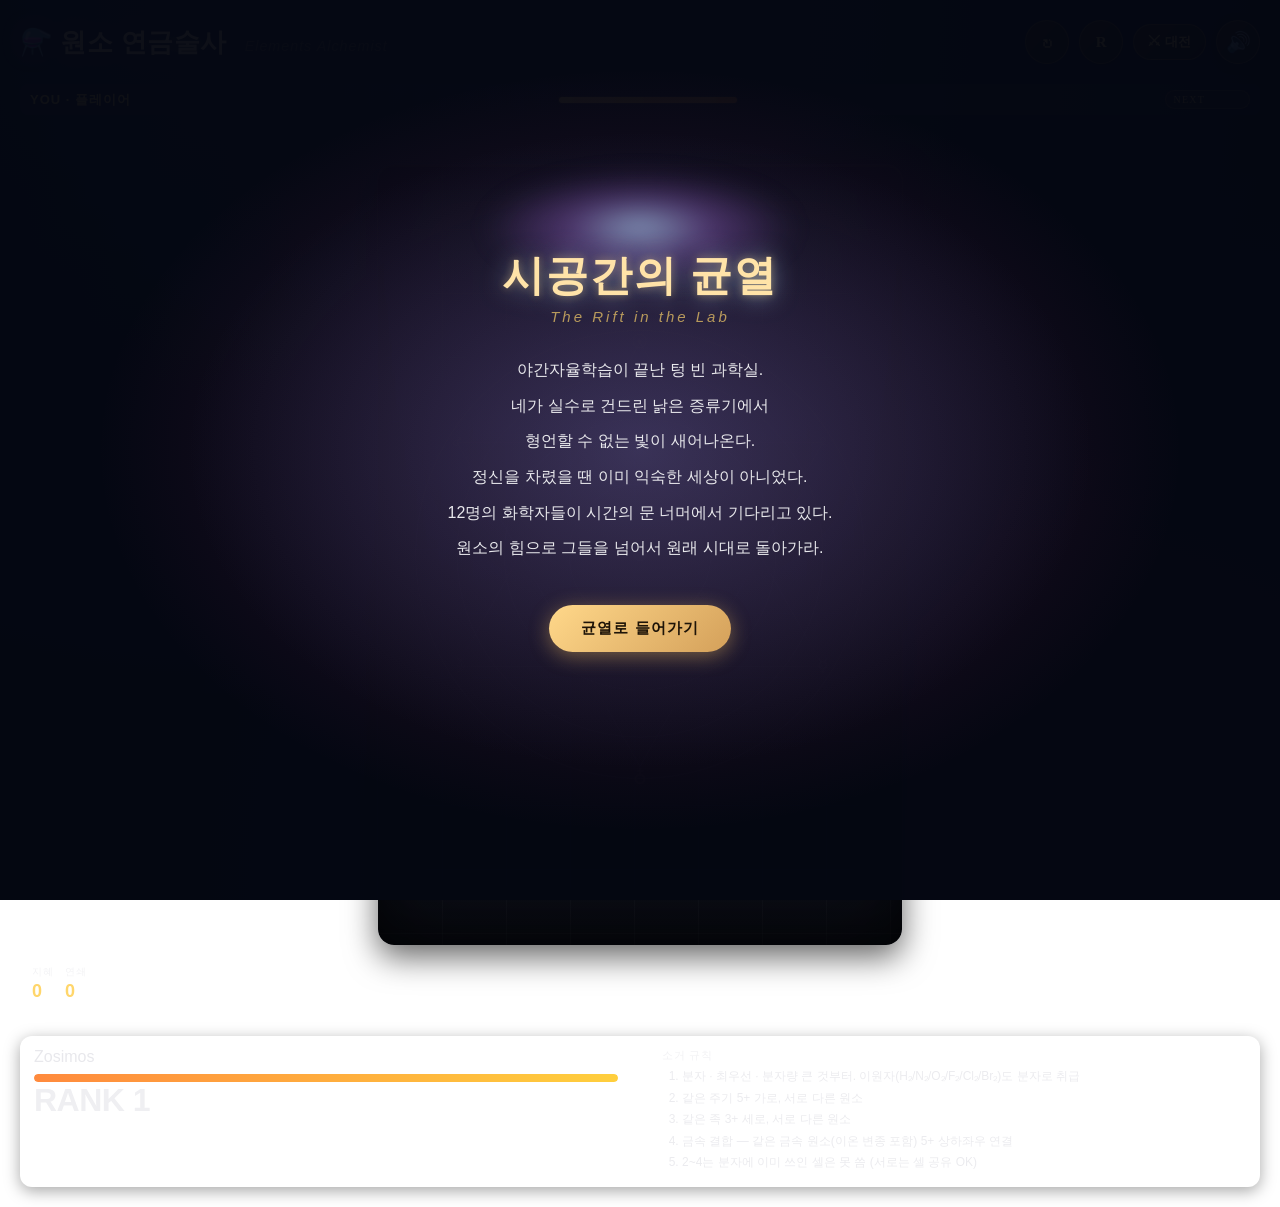
<file: index.html>
<!DOCTYPE html>
<html lang="ko">
<head>
<meta charset="UTF-8">
<title>Elements Puyo — 원소 뿌요</title>
<meta http-equiv="refresh" content="0; url=./web/">
<link rel="canonical" href="./web/">
</head>
<body>
<p>이동 중… <a href="./web/">Elements Puyo 열기</a></p>
</body>
</html>
</file>
<file: web/style.css>
:root {
  --cell: 56px;
  --gap: 8px;
  --pad: 10px;
  --bg: #0b0d16;
  --fg: #e8e8ec;
  --panel: #171923;
  --panel-2: #262a38;
  --accent: #ff5c73;

  --p1-base: #f7b937;
  --p1-light: #ffe27a;
  --p1-dark: #a4750a;

  --p2-base: #3fb653;
  --p2-light: #96e59f;
  --p2-dark: #1e6b28;

  --p3-base: #2c8fef;
  --p3-light: #7fc0fb;
  --p3-dark: #145394;

  --p4-base: #b558ff;
  --p4-light: #dcb0ff;
  --p4-dark: #6b21a8;

  --grey-base: #8892a6;
  --grey-light: #c0c8d6;
  --grey-dark: #3d4658;
}

* { box-sizing: border-box; }
html, body {
  margin: 0; padding: 0; color: var(--fg); min-height: 100vh;
  font-family: "Noto Sans KR", -apple-system, BlinkMacSystemFont, "Segoe UI", sans-serif;
  background:
    radial-gradient(ellipse at 20% 0%, rgba(60,80,160,0.25), transparent 55%),
    radial-gradient(ellipse at 80% 100%, rgba(180,60,140,0.15), transparent 60%),
    radial-gradient(ellipse at top, #1a1e33, var(--bg) 70%);
  background-attachment: fixed;
}
/* 배경에 원자 오빗 궤도 살짝 뿌리기 */
body::before {
  content: "";
  position: fixed; inset: 0;
  background-image:
    radial-gradient(circle 2px at 10% 20%, rgba(255,255,255,0.15) 100%, transparent),
    radial-gradient(circle 1px at 25% 60%, rgba(255,255,255,0.12) 100%, transparent),
    radial-gradient(circle 2px at 65% 30%, rgba(255,255,255,0.1) 100%, transparent),
    radial-gradient(circle 1px at 85% 70%, rgba(255,255,255,0.13) 100%, transparent),
    radial-gradient(circle 1px at 45% 85%, rgba(255,255,255,0.08) 100%, transparent),
    radial-gradient(circle 2px at 90% 15%, rgba(255,255,255,0.12) 100%, transparent);
  background-size: 100% 100%;
  pointer-events: none;
  z-index: -1;
}
/* Noto Sans KR from Google Fonts */
@import url('https://fonts.googleapis.com/css2?family=Noto+Sans+KR:wght@400;500;700;900&display=swap');

.app { max-width: 1400px; margin: 0 auto; padding: 20px; }
header {
  display: flex; align-items: center; justify-content: space-between;
  margin-bottom: 20px;
}
header h1 {
  font-weight: 700; letter-spacing: 0.5px; margin: 0; font-size: 26px;
  color: #ffe3a8;
  text-shadow: 0 0 20px rgba(255, 200, 100, 0.35);
}
header .subtitle {
  font-size: 0.55em; opacity: 0.5; margin-left: 10px;
  font-style: italic; font-weight: 400; letter-spacing: 1px;
  color: #b89a5c;
}

/* 뮤트 토글 버튼 */
.mute-btn {
  position: relative;
  width: 44px; height: 44px;
  border-radius: 50%;
  border: 1.5px solid rgba(255, 200, 100, 0.35);
  background: linear-gradient(135deg, #3a2a15, #1e1408);
  color: #ffd66b;
  cursor: pointer;
  font-size: 20px;
  display: flex; align-items: center; justify-content: center;
  transition: all 0.2s ease;
  box-shadow: 0 2px 8px rgba(0,0,0,0.4);
}
.mute-btn:hover {
  transform: scale(1.05);
  border-color: rgba(255, 200, 100, 0.6);
  box-shadow: 0 3px 12px rgba(255, 200, 100, 0.3);
}
.mute-btn > span { position: absolute; display: none; }
.mute-btn[data-state="on"]  .ico-on  { display: inline; }
.mute-btn[data-state="bgm"] .ico-bgm { display: inline; opacity: 0.55; text-decoration: line-through; }
.mute-btn[data-state="all"] .ico-off { display: inline; opacity: 0.7; }

.game { display: flex; gap: 28px; align-items: flex-start; }
.playfield { display: flex; flex-direction: column; align-items: center; gap: 8px; position: relative; }

/* ── 대전 레이아웃 ──────────────────────────────────────────
   데스크톱: 좌측 플레이어 / 중앙 정보 / 우측 상대
   모바일 세로: 상대(축소) 위, 플레이어 아래  */
.duel {
  display: grid;
  grid-template-columns: 1fr auto 1fr;
  gap: 20px;
  align-items: start;
  margin-bottom: 24px;
}
.side {
  display: flex; flex-direction: column; align-items: center; gap: 10px;
  min-width: 0;
}
.side-header {
  width: 100%;
  display: flex; align-items: center; justify-content: space-between;
  padding: 6px 10px;
  background: rgba(255,255,255,0.03);
  border-radius: 8px;
}
.side-label {
  font-weight: 800; letter-spacing: 1px; font-size: 13px;
  color: #ffd66b;
}
.opponent-side .side-label { color: #ff9c9c; }
.side-hp {
  flex: 1; max-width: 180px; height: 8px;
  margin-left: 12px;
  background: rgba(0,0,0,0.4);
  border-radius: 4px; overflow: hidden;
  border: 1px solid rgba(255,220,140,0.2);
}
.side-hp > span {
  display: block; height: 100%;
  background: linear-gradient(90deg, #ffd66b, #ff9c40);
  width: 100%;
  transition: width 200ms ease-out;
}
.side-hp.foe > span {
  background: linear-gradient(90deg, #ff6b8b, #ff4040);
}

.side-footer {
  width: 100%;
  display: flex; gap: 12px; flex-wrap: wrap;
  padding: 10px 12px;
  background: rgba(255,255,255,0.03);
  border-radius: 8px;
  align-items: center;
}
.mini-stat { display: flex; flex-direction: column; gap: 2px; min-width: 0; }
.mini-stat .label { font-size: 10px; opacity: 0.55; letter-spacing: 0.5px; }
.mini-stat .value { font-size: 18px; font-weight: 800; color: #ffd66b; }
.mini-stat.next-mini { flex-direction: row; align-items: center; gap: 8px; margin-left: auto; }
.mini-stat.next-mini .label { align-self: center; }
/* NEXT 를 side-header 우측에 상시 표시 (다음 조각 스포너 열 위로) */
.mini-stat.next-mini.next-top {
  margin-left: 12px;
  padding: 3px 8px;
  background: rgba(255, 200, 100, 0.08);
  border: 1px solid rgba(255, 200, 100, 0.25);
  border-radius: 20px;
  gap: 6px;
}
.mini-stat.next-mini.next-top .label {
  font-family: Georgia, serif; font-size: 10px; letter-spacing: 1.2px;
  color: #ffd66b; opacity: 0.9;
}
.mini-stat.next-mini.next-top .next {
  grid-template-columns: 30px; gap: 0;
}
.mini-stat.next-mini.next-top .next .mini-ball {
  width: 30px; height: 30px; font-size: 11px;
}

/* 중앙 VS 영역 */
.duel-center {
  display: flex; flex-direction: column; align-items: center; gap: 16px;
  padding: 20px 8px;
  min-width: 90px;
}
.vs-badge {
  font-family: Georgia, serif;
  font-size: 44px; font-weight: 900;
  color: #ffd66b;
  text-shadow: 0 0 20px rgba(255, 200, 100, 0.6);
  letter-spacing: -2px;
}
.stage-badge-center {
  font-size: 11px; letter-spacing: 2px;
  color: #b89a5c; font-weight: 700;
  padding: 4px 10px;
  background: rgba(255,220,140,0.08);
  border-radius: 4px;
  border: 1px solid rgba(255,220,140,0.2);
}
.controls-hint.vertical {
  display: flex; flex-direction: column; gap: 4px;
  align-items: center; margin: 0;
  font-size: 10px; opacity: 0.5;
  writing-mode: horizontal-tb;
}

/* 상대 필드 자리 (AI 없는 동안 화학자 카드로 채움) */
.opponent-playfield .field-wrap { position: relative; }
.opponent-placeholder {
  position: absolute; inset: 0;
  display: flex; flex-direction: column; align-items: center; justify-content: center;
  gap: 8px;
  background: rgba(0,0,0,0.45);
  border-radius: 10px;
  text-align: center;
  padding: 20px;
  z-index: 3;
}
.opp-portrait {
  width: 110px; height: 110px;
}
.opp-portrait .chemist-portrait { width: 100%; height: 100%; }
.opp-name-big {
  font-family: Georgia, serif;
  font-size: 22px; font-weight: 700; color: #ffd66b;
  text-shadow: 0 0 12px rgba(255,200,100,0.4);
}
.opp-name-kr { font-size: 12px; color: #d4a86a; opacity: 0.75; letter-spacing: 0.5px; }
.opp-status {
  margin-top: 12px;
  font-size: 13px; color: #ffb45a;
  padding: 4px 12px;
  background: rgba(255,180,60,0.1);
  border-radius: 12px;
  border: 1px solid rgba(255,180,60,0.3);
}
.opp-hint {
  font-size: 11px; opacity: 0.45; margin-top: 4px;
}

/* 하단 사이드바 (규칙·통계) */
.sidebar.bottom-bar {
  display: grid;
  grid-template-columns: repeat(auto-fit, minmax(220px, 1fr));
  gap: 16px;
  padding: 0;
  background: transparent;
}
.sidebar.bottom-bar > .stat {
  background: rgba(255,255,255,0.03);
  border-radius: 8px;
  padding: 12px 14px;
}
.mini-stat .value.small,
.value.small { font-size: 14px; opacity: 0.7; }

/* 헤더 액션 */
.header-actions { display: flex; gap: 10px; align-items: center; }
.hdr-btn {
  background: linear-gradient(135deg, #3a2a15, #1e1408);
  border: 1.5px solid rgba(255, 200, 100, 0.35);
  color: #ffd66b;
  font-size: 13px; font-weight: 700;
  padding: 8px 14px;
  border-radius: 22px;
  cursor: pointer;
  transition: all 0.2s ease;
}
.hdr-btn:hover {
  border-color: rgba(255, 200, 100, 0.7);
  transform: translateY(-1px);
  box-shadow: 0 3px 10px rgba(255,200,100,0.25);
}
/* 헤더의 원형 아이콘 버튼 (새 게임 등) — 모바일에서도 눌리기 쉬운 크기 */
.hdr-icon-btn {
  width: 44px; height: 44px;
  border-radius: 50%;
  border: 1.5px solid rgba(255, 200, 100, 0.35);
  background: linear-gradient(135deg, #3a2a15, #1e1408);
  color: #ffd66b;
  cursor: pointer;
  font-size: 22px; line-height: 1;
  display: flex; align-items: center; justify-content: center;
  transition: all 0.2s ease;
  box-shadow: 0 2px 8px rgba(0,0,0,0.4);
  -webkit-tap-highlight-color: transparent;
}
.hdr-icon-btn:hover {
  transform: scale(1.05);
  border-color: rgba(255, 200, 100, 0.6);
  box-shadow: 0 3px 12px rgba(255, 200, 100, 0.3);
}
.hdr-icon-btn:active { transform: scale(0.95); }

/* 반응형: 좁은 화면 = 세로 스택 (상대 위, 플레이어 아래) */
@media (max-width: 1100px) {
  :root { --cell: 44px; --gap: 6px; --pad: 8px; }
  .app { padding: 12px; }
  .duel {
    grid-template-columns: 1fr;
    grid-template-areas: "opponent" "center" "player";
    gap: 12px;
  }
  .player-side { grid-area: player; }
  .opponent-side { grid-area: opponent; transform: scale(0.85); transform-origin: top center; }
  .duel-center { grid-area: center; flex-direction: row; padding: 8px; }
  .controls-hint.vertical { flex-direction: row; }
  .vs-badge { font-size: 32px; }
}
@media (max-width: 640px) {
  /* 화면에 딱 맞도록 셀 크기를 동적 계산.
     가로: 필드 좌우로 여백 68px 씩 확보 (마법원 버튼 56px + 4~8 여유)
     세로: (뷰포트높이 − 헤더/HP/NEXT/스탯/여백 230) / 12
     둘 중 작은 값 (최대 38px). */
  :root {
    --cell: min(
      38px,
      calc((100vw - 174px) / 8),
      calc((100vh - 230px) / 12)
    );
    --cell: min(
      38px,
      calc((100vw - 174px) / 8),
      calc((100dvh - 230px) / 12)
    );
    --gap: 4px;
    --pad: 5px;
  }
  /* 스크롤 없이 뷰포트 안으로 딱 맞춤 */
  html, body { overflow: hidden; height: 100%; }
  .app { padding: 8px 0; max-height: 100dvh; overflow: hidden; }
  header { margin: 0 8px 8px; gap: 8px; }
  header h1 { font-size: 17px; }
  header .subtitle { display: none; }
  .header-actions { gap: 6px; }
  .hdr-btn { padding: 6px 10px; font-size: 12px; }
  #stage-btn { display: none; }

  .side { gap: 6px; }
  .side-header {
    margin: 0 8px;
    gap: 8px;
    flex-wrap: nowrap;
  }
  .side-label { font-size: 11px; flex-shrink: 0; }
  .side-hp { max-width: none; margin-left: 0; }

  .opp-portrait { width: 80px; height: 80px; }
  .opp-name-big { font-size: 18px; }

  /* 미니 스탯 — 한 줄, 얇게 */
  .side-footer {
    margin: 0 8px; padding: 4px 8px; gap: 10px;
    justify-content: space-around;
  }
  .mini-stat .label { font-size: 9px; }
  .mini-stat .value { font-size: 15px; }
  .next .mini-ball { width: 26px; height: 26px; font-size: 10px; }
  .next { grid-template-columns: 26px; gap: 3px; }
  /* NEXT 는 side-header 안에서 축소된 형태 */
  .mini-stat.next-mini.next-top { padding: 2px 6px; margin-left: 6px; }
  .mini-stat.next-mini.next-top .next .mini-ball { width: 26px; height: 26px; font-size: 10px; }

  /* 규칙 배너 — 좁게, 한글 이름 숨김 */
  .rule-banner {
    width: auto;
    font-size: 11px; padding: 3px 8px; min-height: 22px; gap: 6px;
  }
  .rule-banner .name-kr { display: none; }
  .rule-banner .chain-tag { font-size: 10px; padding: 1px 6px; }
  .rule-banner .rule-tag { font-size: 11px; padding: 2px 6px; }

  /* 모바일에서 덜 필요한 UI 정리 */
  .sidebar.bottom-bar { display: none; }
  .duel-center .controls-hint { display: none; }
  .duel-center .stage-badge-center { font-size: 12px; }
}
/* 아주 좁은 화면(≤360px): 헤더 축소 + 셀 여유 확보 (마법원 버튼 52px 반영) */
@media (max-width: 360px) {
  :root {
    --cell: min(
      36px,
      calc((100vw - 150px) / 8),
      calc((100vh - 220px) / 12)
    );
    --cell: min(
      36px,
      calc((100vw - 150px) / 8),
      calc((100dvh - 220px) / 12)
    );
  }
  header h1 { font-size: 15px; }
  .hdr-icon-btn { width: 36px; height: 36px; font-size: 17px; }
  .mute-btn { width: 36px; height: 36px; }
}
/* 터치 조작 패드 — 기본 숨김. 터치 지원 기기 또는 좁은 화면에서 노출 */
.touchpad { display: none; }
.hand-toggle .hand-l { display: none; }
body[data-hand="left"] .hand-toggle .hand-r { display: none; }
body[data-hand="left"] .hand-toggle .hand-l { display: inline; }
.hand-label { font-family: Georgia, serif; font-weight: 800; font-size: 15px; letter-spacing: 0.5px; }

@media (hover: none) and (pointer: coarse), (max-width: 640px) {
  /* 각 버튼은 화면 좌우 여백에 개별 fixed. 마법원(연금술) 스타일. */
  .touchpad { display: contents; }
  .tp-btn {
    position: fixed;
    z-index: 60;
    -webkit-tap-highlight-color: transparent;
    appearance: none; outline: none;
    width: 60px; height: 60px;
    border-radius: 50%;
    font-size: 0; /* 텍스트 방향 아이콘 제거 — 방향은 SVG 삼각형이 표시 */
    color: transparent;
    /* 배경 겹침: 육망성 SVG (버튼별) → 얼룩 하이라이트 → 어두운 코어 */
    background:
      var(--tp-svg, none) center/88% no-repeat,
      radial-gradient(circle at 30% 26%, rgba(255,235,180,0.4) 0%, rgba(255,235,180,0) 32%),
      radial-gradient(circle at 50% 50%, rgba(70,50,22,0.9) 0%, rgba(16,10,4,0.98) 78%);
    border: 2px solid rgba(255, 200, 100, 0.65);
    box-shadow:
      0 0 18px rgba(255, 200, 100, 0.35),
      inset 0 0 14px rgba(255, 200, 100, 0.22),
      0 4px 12px rgba(0,0,0,0.6);
    display: flex; align-items: center; justify-content: center;
    transition: transform 0.08s ease, box-shadow 0.15s ease, filter 0.15s ease;
    cursor: pointer;
    touch-action: manipulation;
    user-select: none;
    -webkit-user-select: none;
    backdrop-filter: blur(4px);
    -webkit-backdrop-filter: blur(4px);
  }
  /* 마법원 외곽 링 (정적, 회전 없음) */
  .tp-btn::before {
    content: "";
    position: absolute; inset: 4px;
    border-radius: 50%;
    border: 1px solid rgba(255, 205, 120, 0.5);
    pointer-events: none;
  }
  /* 육망성 SVG — 두 삼각형 중 방향에 해당하는 하나만 굵고 밝게 강조 (fill+stroke).
     나머지 하나와 원·중심점은 흐리게. viewBox 64x64.
     좌우 삼각형은 위/아래 삼각형을 90° 회전한 형태. */
  .tp-left {
    --tp-svg: url("data:image/svg+xml;utf8,<svg xmlns='http://www.w3.org/2000/svg' viewBox='0 0 64 64' fill='none'><circle cx='32' cy='32' r='24' stroke='rgba(255,205,120,0.32)' stroke-width='0.7'/><polygon points='52,32 22,15 22,49' stroke='rgba(255,205,120,0.32)' stroke-width='0.7'/><polygon points='12,32 42,15 42,49' stroke='rgba(255,235,155,1)' stroke-width='2.2' stroke-linejoin='round' fill='rgba(255,200,100,0.22)'/><circle cx='32' cy='32' r='3' fill='rgba(255,205,120,0.35)'/></svg>");
  }
  .tp-right {
    --tp-svg: url("data:image/svg+xml;utf8,<svg xmlns='http://www.w3.org/2000/svg' viewBox='0 0 64 64' fill='none'><circle cx='32' cy='32' r='24' stroke='rgba(255,205,120,0.32)' stroke-width='0.7'/><polygon points='12,32 42,15 42,49' stroke='rgba(255,205,120,0.32)' stroke-width='0.7'/><polygon points='52,32 22,15 22,49' stroke='rgba(255,235,155,1)' stroke-width='2.2' stroke-linejoin='round' fill='rgba(255,200,100,0.22)'/><circle cx='32' cy='32' r='3' fill='rgba(255,205,120,0.35)'/></svg>");
  }
  .tp-down {
    --tp-svg: url("data:image/svg+xml;utf8,<svg xmlns='http://www.w3.org/2000/svg' viewBox='0 0 64 64' fill='none'><circle cx='32' cy='32' r='24' stroke='rgba(255,205,120,0.32)' stroke-width='0.7'/><polygon points='32,12 49,42 15,42' stroke='rgba(255,205,120,0.32)' stroke-width='0.7'/><polygon points='32,52 15,22 49,22' stroke='rgba(255,235,155,1)' stroke-width='2.2' stroke-linejoin='round' fill='rgba(255,200,100,0.22)'/><circle cx='32' cy='32' r='3' fill='rgba(255,205,120,0.35)'/></svg>");
  }
  .tp-btn:active {
    transform: scale(0.92);
    filter: brightness(1.25) drop-shadow(0 0 6px rgba(255, 210, 120, 0.7));
    box-shadow:
      0 0 26px rgba(255, 200, 100, 0.7),
      inset 0 0 18px rgba(255, 200, 100, 0.4),
      0 2px 6px rgba(0,0,0,0.7);
    border-color: rgba(255, 220, 140, 0.9);
  }

  /* 방향키: 좌우 여백 하단 30~35% 지점 (엄지 자연 위치) */
  .tp-left  { left: 6px;  bottom: calc(32% + env(safe-area-inset-bottom, 0px)); }
  .tp-right { right: 6px; bottom: calc(32% + env(safe-area-inset-bottom, 0px)); }
  /* ▼ 낙하: 좌우 방향키 바로 아래. 손잡이에 따라 좌/우 이동. */
  .tp-down {
    right: 6px;
    bottom: calc(32% - 70px + env(safe-area-inset-bottom, 0px));
    color: #ffb45a;
  }
  body[data-hand="left"] .tp-down {
    right: auto;
    left: 6px;
    bottom: calc(32% - 70px + env(safe-area-inset-bottom, 0px));
  }
}
/* 좁은 화면: 버튼 살짝 축소 */
@media (max-width: 360px) {
  .tp-btn { width: 52px; height: 52px; font-size: 18px; }
  .tp-down, body[data-hand="left"] .tp-down {
    bottom: calc(32% - 62px + env(safe-area-inset-bottom, 0px));
  }
}

/* ── 필드 컨테이너: 절대위치 볼들의 부모 ─────────────────────────── */
.field-wrap {
  position: relative;
  width: calc(8 * var(--cell) + 7 * var(--gap) + 2 * var(--pad));
  height: calc(12 * var(--cell) + 11 * var(--gap) + 2 * var(--pad));
  background:
    /* 미묘한 격자 라인 */
    linear-gradient(90deg, rgba(255,255,255,0.02) 1px, transparent 1px),
    linear-gradient(180deg, rgba(255,255,255,0.02) 1px, transparent 1px),
    /* 상단 은은한 하이라이트 + 배경 그라디언트 */
    linear-gradient(180deg, #1e2135 0%, #0f1119 60%, #0a0c14 100%);
  background-size:
    calc(var(--cell) + var(--gap)) 100%,
    100% calc(var(--cell) + var(--gap)),
    100% 100%;
  border-radius: 16px;
  box-shadow:
    inset 0 0 80px rgba(0,0,0,0.6),
    inset 0 2px 0 rgba(255,255,255,0.08),
    inset 0 -20px 40px rgba(0,0,0,0.4),
    0 12px 32px rgba(0,0,0,0.6),
    0 0 0 1px rgba(255,255,255,0.05);
  overflow: hidden;
}
/* 필드 배경에 연금술 서클 SVG (중앙 정렬, 은은하게) */
.field-wrap::after {
  content: "";
  position: absolute; inset: 0;
  background: url("data:image/svg+xml;utf8,\
<svg xmlns='http://www.w3.org/2000/svg' viewBox='0 0 400 600' fill='none' stroke='rgba(255,200,100,0.09)' stroke-width='1'>\
<circle cx='200' cy='300' r='190'/>\
<circle cx='200' cy='300' r='155'/>\
<circle cx='200' cy='300' r='115'/>\
<circle cx='200' cy='300' r='60'/>\
<polygon points='200,120 355,395 45,395' stroke='rgba(255,200,100,0.07)'/>\
<polygon points='200,480 45,205 355,205' stroke='rgba(255,200,100,0.07)'/>\
<circle cx='200' cy='300' r='6' fill='rgba(255,200,100,0.15)' stroke='none'/>\
<text x='200' y='125' text-anchor='middle' font-size='16' fill='rgba(255,200,100,0.15)' stroke='none'>☉</text>\
<text x='355' y='400' text-anchor='middle' font-size='16' fill='rgba(255,200,100,0.15)' stroke='none'>☿</text>\
<text x='45' y='400' text-anchor='middle' font-size='16' fill='rgba(255,200,100,0.15)' stroke='none'>☽</text>\
<text x='200' y='495' text-anchor='middle' font-size='16' fill='rgba(255,200,100,0.15)' stroke='none'>♁</text>\
<text x='45' y='210' text-anchor='middle' font-size='16' fill='rgba(255,200,100,0.15)' stroke='none'>♂</text>\
<text x='355' y='210' text-anchor='middle' font-size='16' fill='rgba(255,200,100,0.15)' stroke='none'>♀</text>\
</svg>") center / 90% no-repeat;
  pointer-events: none;
  z-index: 0;
}
.field-wrap > .ball { z-index: 1; }

/* ── 볼(원소) — 기본 (비금속): 유리·젤리 광택 ───────────────────── */
.ball {
  position: absolute;
  width: var(--cell);
  height: var(--cell);
  border-radius: 50%;
  display: flex; align-items: center; justify-content: center;
  color: white;
  font-weight: 800;
  font-size: 16px;
  letter-spacing: -0.3px;
  text-shadow: 0 1px 3px rgba(0,0,0,0.75), 0 0 4px rgba(0,0,0,0.5);
  background:
    /* 상단 밝은 하이라이트 코어 */
    radial-gradient(circle at 30% 22%, rgba(255,255,255,0.55) 0%, rgba(255,255,255,0) 30%),
    /* 메인 컬러 */
    radial-gradient(circle at 32% 28%,
      var(--light) 4%,
      var(--base) 42%,
      var(--dark) 100%);
  box-shadow:
    inset -8px -10px 16px rgba(0,0,0,0.4),
    inset 5px 7px 14px rgba(255,255,255,0.35),
    inset 0 -4px 8px rgba(0,0,0,0.15),
    0 5px 10px rgba(0,0,0,0.5),
    0 0 0 1px rgba(0,0,0,0.2),
    0 0 12px rgba(255,255,255,0.02);
  transition: transform 380ms cubic-bezier(0.45, 0.05, 0.55, 0.95),
              opacity 240ms ease-out;
  user-select: none;
  pointer-events: none;
  will-change: transform;
}
.ball::after {
  /* 상단 강한 스펙큘러 하이라이트 (glass gloss) */
  content: "";
  position: absolute; top: 10%; left: 22%; width: 42%; height: 26%;
  border-radius: 50%;
  background: radial-gradient(ellipse,
    rgba(255,255,255,0.75) 0%,
    rgba(255,255,255,0.35) 40%,
    transparent 75%);
  filter: blur(0.3px);
  pointer-events: none;
}

.ball.p1 { --base: var(--p1-base); --light: var(--p1-light); --dark: var(--p1-dark); color: #2b1e00; text-shadow: 0 1px 1px rgba(255,255,255,0.3); }
.ball.p2 { --base: var(--p2-base); --light: var(--p2-light); --dark: var(--p2-dark); }
.ball.p3 { --base: var(--p3-base); --light: var(--p3-light); --dark: var(--p3-dark); }
.ball.p4 { --base: var(--p4-base); --light: var(--p4-light); --dark: var(--p4-dark); }

/* 금속 원소: 진짜 크롬 광택 — 3-밴드 그라디언트 + 강한 스펙큘러 + shimmer 애니메이션 */
.ball.metal {
  background:
    /* 최상단 밝은 점 하이라이트 */
    radial-gradient(circle at 30% 20%, rgba(255,255,255,0.95) 0%, rgba(255,255,255,0.3) 10%, transparent 25%),
    /* 크롬 특유의 위-아래 밝음, 중간 어두운 밴드 */
    linear-gradient(180deg,
      var(--light) 0%,
      #ffffff 12%,
      var(--base) 38%,
      var(--dark) 55%,
      var(--base) 72%,
      var(--light) 92%,
      #ffffff 100%);
  box-shadow:
    inset -10px -8px 22px rgba(0,0,0,0.55),
    inset 8px 8px 20px rgba(255,255,255,0.7),
    inset 0 22px 22px -10px rgba(255,255,255,0.55),
    inset 0 -10px 18px -8px rgba(255,255,255,0.5),
    0 6px 12px rgba(0,0,0,0.6),
    0 0 0 1px rgba(0,0,0,0.4);
  /* NOTE: position/absolute 는 .ball 기본값 그대로 유지 (덮어쓰면 정렬 어긋남) */
  overflow: hidden;
}
.ball.metal::after {
  top: 4%; left: 16%; width: 52%; height: 32%;
  background: radial-gradient(ellipse, rgba(255,255,255,1) 0%, rgba(255,255,255,0.4) 50%, transparent 75%);
  filter: blur(0.5px);
}
.ball.metal::before {
  /* 애니메이티드 shimmer 밴드 */
  content: "";
  position: absolute;
  top: -20%; left: -30%;
  width: 40%; height: 140%;
  background: linear-gradient(105deg,
    transparent 40%,
    rgba(255,255,255,0.55) 50%,
    transparent 60%);
  transform: rotate(20deg);
  animation: shimmer 3.2s ease-in-out infinite;
  pointer-events: none;
}
@keyframes shimmer {
  0%   { left: -40%; opacity: 0; }
  30%  { opacity: 1; }
  60%  { opacity: 1; }
  100% { left: 120%; opacity: 0; }
}
.mini-ball.metal {
  background:
    radial-gradient(circle at 30% 20%, rgba(255,255,255,0.9), transparent 25%),
    linear-gradient(180deg, var(--light) 0%, #ffffff 12%, var(--base) 40%, var(--dark) 60%, var(--base) 78%, var(--light) 100%);
  box-shadow:
    inset -4px -3px 8px rgba(0,0,0,0.5),
    inset 3px 4px 6px rgba(255,255,255,0.7),
    0 2px 4px rgba(0,0,0,0.55);
}

/* 이온 첨자 (sup) — 심볼 옆에서 살짝 위로 올려 명확한 위첨자 형태. 볼 안쪽에 머물러 잘리지 않음. */
.ball sup, .mini-ball sup {
  font-size: 0.58em;
  font-weight: 900;
  position: relative;
  top: -0.7em;
  margin-left: 1px;
  line-height: 0;
  text-shadow: 0 1px 2px rgba(0,0,0,0.7);
}

/* 파티클 (소거 시 스파클) */
.particle {
  position: absolute;
  width: 10px; height: 10px;
  border-radius: 50%;
  pointer-events: none;
  z-index: 50;
  animation: particle-fly 700ms cubic-bezier(0.2, 0.8, 0.3, 1) forwards;
  box-shadow: 0 0 8px currentColor, 0 0 2px white;
}
@keyframes particle-fly {
  0%   { transform: translate(-50%, -50%) scale(1.4); opacity: 1; }
  40%  { opacity: 1; }
  100% { transform: translate(calc(-50% + var(--dx)), calc(-50% + var(--dy))) scale(0.2); opacity: 0; }
}

.ball.cluster {
  box-shadow:
    inset -6px -8px 14px rgba(0,0,0,0.35),
    inset 4px 6px 12px rgba(255,255,255,0.28),
    0 4px 8px rgba(0,0,0,0.45),
    0 0 0 2px rgba(255,255,255,0.6),
    0 0 12px rgba(255,255,255,0.25);
}

/* 비활성 기체: 주기 색상 그대로 + 유리 하이라이트 + 움직이는 스월 + 떠다니는 입자 */
.ball.noble {
  background:
    radial-gradient(circle at 30% 22%, rgba(255,255,255,0.55) 0%, rgba(255,255,255,0) 30%),
    radial-gradient(circle at 32% 28%,
      var(--light) 4%,
      var(--base) 42%,
      var(--dark) 100%);
  box-shadow:
    inset -6px -8px 14px rgba(0,0,0,0.28),
    inset 5px 7px 14px rgba(255,255,255,0.4),
    0 3px 8px rgba(0,0,0,0.4),
    0 0 14px var(--base),
    0 0 0 1.5px rgba(255,255,255,0.3);
  color: white;
  animation: noble-breath 2.8s ease-in-out infinite;
  overflow: hidden;
}
/* 내부 발광 기체 스월 (밝은 하이라이트만 회전, 배경색은 유지) */
.ball.noble .gas-layer {
  position: absolute; inset: -20%;
  background:
    radial-gradient(circle at 30% 50%, rgba(255,255,255,0.5) 0%, transparent 30%),
    radial-gradient(circle at 70% 40%, rgba(255,255,255,0.3) 0%, transparent 32%),
    radial-gradient(circle at 55% 75%, rgba(255,255,255,0.35) 0%, transparent 28%);
  filter: blur(6px);
  opacity: 0.55;
  animation: gas-swirl 6s linear infinite;
  pointer-events: none;
  z-index: 1;
  mix-blend-mode: screen;
}
/* 떠다니는 기체 입자 — 5개의 작은 밝은 점이 위로 표류하며 사라짐 */
.ball.noble .gas-particles {
  position: absolute; inset: 0;
  pointer-events: none;
  z-index: 1;
}
.ball.noble .gas-particles span {
  position: absolute;
  width: 4px; height: 4px;
  border-radius: 50%;
  background: radial-gradient(circle, #fff 0%, var(--light) 60%, transparent 100%);
  box-shadow: 0 0 6px var(--light);
  opacity: 0;
  animation: gas-particle 3.2s ease-in-out infinite;
}
.ball.noble .gas-particles span:nth-child(1) { left: 22%; animation-delay: 0s;    }
.ball.noble .gas-particles span:nth-child(2) { left: 46%; animation-delay: 0.7s;  }
.ball.noble .gas-particles span:nth-child(3) { left: 68%; animation-delay: 1.4s;  }
.ball.noble .gas-particles span:nth-child(4) { left: 34%; animation-delay: 2.1s;  }
.ball.noble .gas-particles span:nth-child(5) { left: 58%; animation-delay: 2.6s;  }
@keyframes gas-particle {
  0%   { top: 82%; opacity: 0; transform: scale(0.6); }
  15%  { opacity: 1; }
  60%  { opacity: 1; transform: scale(1.1) translateX(3px); }
  100% { top: 12%; opacity: 0; transform: scale(0.4) translateX(-2px); }
}
@keyframes gas-swirl {
  0%   { transform: rotate(0deg) scale(1);   }
  50%  { transform: rotate(180deg) scale(1.15); }
  100% { transform: rotate(360deg) scale(1); }
}
@keyframes noble-breath {
  0%, 100% {
    filter: brightness(1);
    box-shadow:
      inset -6px -8px 14px rgba(0,0,0,0.28),
      inset 5px 7px 14px rgba(255,255,255,0.4),
      0 3px 8px rgba(0,0,0,0.4),
      0 0 12px var(--base),
      0 0 0 1.5px rgba(255,255,255,0.3);
  }
  50% {
    filter: brightness(1.12);
    box-shadow:
      inset -6px -8px 14px rgba(0,0,0,0.28),
      inset 5px 7px 14px rgba(255,255,255,0.5),
      0 3px 8px rgba(0,0,0,0.4),
      0 0 22px var(--light),
      0 0 0 1.5px rgba(255,255,255,0.5);
  }
}
.ball.noble .label {
  position: relative;
  z-index: 3;
  font-size: 16px;
  font-weight: 900;
  color: #fff;
  text-shadow: 0 0 8px rgba(255,255,255,0.7), 0 1px 3px rgba(0,0,0,0.7);
}
.ball.noble::after {
  z-index: 2;
  opacity: 0.55;
}

.ball.preview {
  opacity: 0.85;
  transform-origin: center;
}
.ball.preview.hint::before {
  /* 낙하 예상 위치 힌트 (얇은 화살표는 생략, 대신 outline) */
  content: "";
  position: absolute; inset: -6px;
  border-radius: 50%;
  border: 2px dashed rgba(255,255,255,0.35);
  animation: pulse 1.6s ease-in-out infinite;
}
@keyframes pulse {
  0%, 100% { opacity: 0.35; transform: scale(1); }
  50% { opacity: 0.65; transform: scale(1.05); }
}

/* 자연낙하 중엔 CSS 전환 끔 (매 프레임 JS로 갱신) */
.ball.falling { transition: none; }
/* 중력에 의한 낙하(소거 후)는 짧은 전환 */
.ball.gravity { transition: transform 260ms cubic-bezier(0.55, 0, 0.9, 0.3); }
/* 소거 애니메이션: 위치 유지하고 스케일·투명도만 */
.ball.clearing {
  transition: transform 320ms ease-out, opacity 320ms ease-out, filter 320ms ease-out !important;
  transform: translate(var(--px), var(--py)) scale(1.6) !important;
  opacity: 0 !important;
  filter: brightness(2.2) saturate(1.5);
}

.controls-hint {
  display: flex; gap: 14px; opacity: 0.55; font-size: 12px; margin-top: 4px;
}
.controls-hint span { padding: 3px 8px; background: rgba(255,255,255,0.05); border-radius: 4px; }

/* ── 규칙 배너 (어떤 규칙이 발동했는지 표시) ─────────────────── */
.rule-banner {
  min-height: 32px;
  width: calc(8 * var(--cell) + 7 * var(--gap) + 2 * var(--pad));
  padding: 6px 12px;
  border-radius: 8px;
  background: rgba(255,255,255,0.04);
  text-align: center;
  font-weight: 600;
  font-size: 14px;
  color: var(--fg);
  opacity: 0;
  transform: translateY(4px);
  transition: opacity 180ms ease-out, transform 180ms ease-out;
  display: flex; align-items: center; justify-content: center;
  gap: 10px;
}
.rule-banner.show { opacity: 1; transform: translateY(0); }
.rule-banner .chain-tag {
  font-size: 12px; opacity: 0.7; letter-spacing: 0.5px;
  padding: 2px 8px; border-radius: 4px; background: rgba(255,255,255,0.05);
}
.rule-banner .combo-tag { background: rgba(255,180,80,0.25); color: #ffd08c; opacity: 1; font-weight: 700; }
.rule-banner .simul-tag { background: rgba(255,100,180,0.25); color: #ffa0d0; opacity: 1; font-weight: 700; }
.rule-banner .name-kr { font-size: 11px; opacity: 0.75; margin-left: 2px; }
.rule-banner .formula sub { font-size: 0.75em; vertical-align: sub; line-height: 0; }
.rule-banner .rule-tag {
  padding: 3px 10px; border-radius: 5px; font-size: 13px;
  background: rgba(255,255,255,0.12);
}
.rule-banner .formula {
  font-weight: 700; margin-left: 3px;
}
.rule-banner .formula sub {
  font-size: 0.75em; vertical-align: sub; line-height: 0; margin-left: 0;
}
.rule-banner .rule-tag.molecule { background: rgba(120, 200, 255, 0.25); color: #a3d9ff; }
.rule-banner .rule-tag.diatomic { background: rgba(140, 255, 200, 0.25); color: #9dffd5; }
.rule-banner .rule-tag.period   { background: rgba(255, 220, 100, 0.25); color: #ffe89a; }
.rule-banner .rule-tag.group    { background: rgba(255, 130, 220, 0.25); color: #ff9fe0; }
.rule-banner .rule-tag.metal    { background: rgba(200, 160, 255, 0.25); color: #d4b6ff; }

/* 볼에 규칙별 하이라이트 색상 (소거 순간에 적용) */
.ball.match-molecule { box-shadow: inset -6px -8px 14px rgba(0,0,0,0.35), inset 4px 6px 12px rgba(255,255,255,0.28), 0 0 0 3px #86c8ff, 0 0 18px rgba(120,200,255,0.6); }
.ball.match-diatomic { box-shadow: inset -6px -8px 14px rgba(0,0,0,0.35), inset 4px 6px 12px rgba(255,255,255,0.28), 0 0 0 3px #8cffc8, 0 0 18px rgba(140,255,200,0.6); }
.ball.match-period   { box-shadow: inset -6px -8px 14px rgba(0,0,0,0.35), inset 4px 6px 12px rgba(255,255,255,0.28), 0 0 0 3px #ffdc64, 0 0 18px rgba(255,220,100,0.6); }
.ball.match-group    { box-shadow: inset -6px -8px 14px rgba(0,0,0,0.35), inset 4px 6px 12px rgba(255,255,255,0.28), 0 0 0 3px #ff82dc, 0 0 18px rgba(255,130,220,0.6); }
.ball.match-metal    { box-shadow: inset -6px -8px 14px rgba(0,0,0,0.35), inset 4px 6px 12px rgba(255,255,255,0.28), 0 0 0 3px #c8a0ff, 0 0 18px rgba(200,160,255,0.6); }

/* ── 사이드바 ──────────────────────────────────────────────────────── */
.sidebar {
  display: flex; flex-direction: column; gap: 16px;
  padding: 18px; background: var(--panel); border-radius: 12px;
  min-width: 260px;
  box-shadow: 0 4px 16px rgba(0,0,0,0.35);
}
.stat .label { font-size: 11px; opacity: 0.55; text-transform: uppercase; letter-spacing: 0.8px; margin-bottom: 4px; }
.stat .value { font-size: 32px; font-weight: 700; font-variant-numeric: tabular-nums; letter-spacing: -0.5px; }
.stat.two-col { display: grid; grid-template-columns: 1fr auto; gap: 20px; align-items: end; }
.level-bar-wrap {
  height: 8px; background: rgba(255,255,255,0.08); border-radius: 4px; overflow: hidden;
  margin-top: 4px;
}
.level-bar {
  height: 100%; background: linear-gradient(90deg, #ff8a3d, #ffcf3d);
  border-radius: 4px; transition: width 300ms ease-out;
  box-shadow: 0 0 8px rgba(255, 200, 100, 0.5);
}
/* 점수 팝업 */
.score-popup {
  position: absolute;
  color: #ffe066; font-weight: 900; font-size: 26px;
  text-shadow: 0 0 12px rgba(255,224,102,0.9), 0 2px 4px rgba(0,0,0,0.5);
  pointer-events: none; z-index: 100;
  animation: score-float 900ms cubic-bezier(0.2, 0.6, 0.3, 1) forwards;
}
.score-popup.big { font-size: 34px; color: #ffb84d; }
@keyframes score-float {
  0%   { opacity: 0; transform: translate(-50%, 0) scale(0.6); }
  20%  { opacity: 1; transform: translate(-50%, -20px) scale(1.15); }
  100% { opacity: 0; transform: translate(-50%, -100px) scale(1); }
}

/* ── 규칙별 소거 팝업 (분자/이원자/주기/족/금속) ────────── */
.match-popup {
  position: absolute;
  transform: translate(-50%, -50%);
  pointer-events: none; z-index: 90;
  display: flex; flex-direction: column; align-items: center; gap: 2px;
  font-weight: 800;
  white-space: nowrap;
  animation: match-popup-simple 1200ms ease-out forwards;
}
.match-popup .mp-formula { font-size: 20px; letter-spacing: 0.3px; }
.match-popup .mp-formula sub { font-size: 12px; }
.match-popup .mp-name { font-size: 12px; opacity: 0.9; font-weight: 600; }

/* 주기·족: 심플. 색만 규칙 계열로. */
.match-popup-period .mp-formula { color: #ffe27a; text-shadow: 0 0 10px rgba(255,220,120,0.75), 0 2px 4px rgba(0,0,0,0.6); }
.match-popup-group  .mp-formula { color: #a3d8ff; text-shadow: 0 0 10px rgba(140,200,255,0.75), 0 2px 4px rgba(0,0,0,0.6); }
.match-popup-metal  .mp-formula { color: #d9d9d9; text-shadow: 0 0 12px rgba(220,220,220,0.7), 0 2px 4px rgba(0,0,0,0.6); }
.match-popup-diatomic .mp-formula { color: #9be0b0; text-shadow: 0 0 10px rgba(155,224,176,0.7), 0 2px 4px rgba(0,0,0,0.6); }
.match-popup-diatomic .mp-name { color: #b8e6c8; }
.match-popup-period .mp-name,
.match-popup-group .mp-name,
.match-popup-metal .mp-name { color: #ddd; }

@keyframes match-popup-simple {
  0%   { opacity: 0; transform: translate(-50%, -30%) scale(0.7); }
  15%  { opacity: 1; transform: translate(-50%, -55%) scale(1.1); }
  70%  { opacity: 1; transform: translate(-50%, -70%) scale(1); }
  100% { opacity: 0; transform: translate(-50%, -95%) scale(0.95); }
}

/* 분자: 6망성 마법진 + 화학식 (인식용 오래 잔상) */
.match-popup-molecule {
  animation: match-popup-molecule 2600ms cubic-bezier(0.15, 0.7, 0.2, 1) forwards;
}
.match-popup-molecule .mp-formula {
  color: #fff2a8;
  font-size: 24px;
  text-shadow:
    0 0 6px rgba(255, 220, 120, 1),
    0 0 14px rgba(255, 180, 80, 0.85),
    0 0 30px rgba(255, 140, 60, 0.55);
  position: relative; z-index: 3;
}
.match-popup-molecule .mp-name {
  color: #ffd98a;
  font-size: 13px;
  text-shadow: 0 0 8px rgba(255, 200, 100, 0.75), 0 1px 3px rgba(0,0,0,0.6);
  position: relative; z-index: 3;
}
/* 6망성 SVG 마법진 — 두 삼각형이 서로 반대로 회전 */
.mp-hexagram {
  position: absolute;
  left: 50%; top: 50%;
  transform: translate(-50%, -50%);
  pointer-events: none;
  z-index: 1;
  filter: drop-shadow(0 0 8px rgba(255, 180, 80, 0.55));
  animation: hex-fade 2600ms ease-out forwards;
}
.mp-hexagram .mp-hex-ring { transform-origin: 50% 50%; animation: hex-ring-spin 6s linear infinite; }
.mp-hexagram .mp-hex-up   { transform-origin: 50% 50%; animation: hex-tri-spin-cw  4.5s linear infinite; }
.mp-hexagram .mp-hex-down { transform-origin: 50% 50%; animation: hex-tri-spin-ccw 4.5s linear infinite; }
@keyframes hex-ring-spin    { from { transform: rotate(0deg); }  to { transform: rotate(360deg); } }
@keyframes hex-tri-spin-cw  { from { transform: rotate(0deg); }  to { transform: rotate(360deg); } }
@keyframes hex-tri-spin-ccw { from { transform: rotate(0deg); }  to { transform: rotate(-360deg); } }
@keyframes hex-fade {
  0%   { opacity: 0; }
  10%  { opacity: 1; }
  80%  { opacity: 0.95; }
  100% { opacity: 0; }
}
@keyframes match-popup-molecule {
  0%   { opacity: 0; transform: translate(-50%, -50%) scale(0.4); }
  10%  { opacity: 1; transform: translate(-50%, -50%) scale(1.2); }
  22%  { opacity: 1; transform: translate(-50%, -50%) scale(1); }
  82%  { opacity: 1; transform: translate(-50%, -50%) scale(1); }
  100% { opacity: 0; transform: translate(-50%, -50%) scale(1.05); }
}
/* ── 랭크 표시 (사이드바) ─────────────────────────────────── */
.rank-title {
  display: flex; align-items: center; gap: 12px;
  margin-bottom: 8px;
}
.rank-text { min-width: 0; }
.rank-name {
  font-family: "Georgia", "Times New Roman", serif;
  font-weight: 700; font-size: 15px;
  color: #ffd66b;
  letter-spacing: 0.2px;
  text-shadow: 0 0 8px rgba(255, 200, 100, 0.35);
  line-height: 1.15;
}
.rank-name-kr {
  font-family: "Noto Sans KR", sans-serif;
  font-size: 11px; color: #d4a86a; opacity: 0.75;
  margin-top: 1px; line-height: 1.2;
}
.rank-era { font-size: 10.5px; opacity: 0.5; font-weight: 500; margin-top: 3px; letter-spacing: 0.3px; }

/* 화학자 삽화 (원형 프레임 안에 SVG 엠블럼) */
.chemist-portrait {
  position: relative;
  border-radius: 50%;
  overflow: hidden;
  border: 2px solid rgba(255, 200, 100, 0.6);
  box-shadow:
    0 0 14px rgba(255, 200, 100, 0.35),
    inset 0 0 10px rgba(0,0,0,0.5);
  background: radial-gradient(circle at 35% 30%, #4a3820, #1a0e04 85%);
  flex-shrink: 0;
  display: flex; align-items: center; justify-content: center;
}
.chemist-portrait svg {
  width: 88%; height: 88%;
  display: block;
  filter: drop-shadow(0 0 4px rgba(255, 200, 100, 0.25));
}

/* ── 연금술 승급 토스트 ────────────────────────────────── */
.level-up-toast {
  position: fixed; top: 40%; left: 50%; transform: translate(-50%, -50%);
  background:
    radial-gradient(circle at 50% 30%, rgba(255,220,140,0.3), transparent 65%),
    linear-gradient(135deg, #3a2a15 0%, #1e1408 50%, #3a2a15 100%);
  color: #ffdf9a;
  padding: 24px 48px; border-radius: 14px;
  text-align: center;
  border: 2px solid rgba(255,200,100,0.5);
  box-shadow:
    0 0 60px rgba(255, 200, 80, 0.5),
    0 0 120px rgba(255, 200, 80, 0.2),
    inset 0 0 30px rgba(255,180,60,0.15);
  z-index: 200;
  animation: level-up 2.2s ease-out forwards;
  pointer-events: none;
  min-width: 260px;
}
.lvl-sigil {
  font-size: 32px; line-height: 1;
  color: #ffd66b;
  text-shadow: 0 0 20px rgba(255, 200, 80, 0.8);
  animation: sigil-spin 2.2s ease-out;
  margin-bottom: 8px;
}
.level-up-toast .chemist-portrait {
  margin: 4px auto 12px;
  border-width: 3px;
  box-shadow:
    0 0 24px rgba(255, 200, 100, 0.5),
    inset 0 0 12px rgba(0,0,0,0.4);
}
.lvl-name-kr {
  font-family: "Noto Sans KR", sans-serif;
  font-size: 14px; color: #c8a468;
  margin-bottom: 6px; opacity: 0.75;
  letter-spacing: 0.5px;
}
@keyframes sigil-spin {
  0% { transform: rotate(0deg) scale(0.3); opacity: 0; }
  40% { transform: rotate(360deg) scale(1.2); opacity: 1; }
  100% { transform: rotate(360deg) scale(1); }
}
.lvl-badge {
  font-size: 12px; letter-spacing: 2px;
  color: #b89a5c; margin-bottom: 8px; font-weight: 600;
}
.lvl-name {
  font-size: 26px; font-weight: 900;
  color: #ffe3a8;
  text-shadow: 0 0 16px rgba(255, 200, 100, 0.6);
  margin-bottom: 4px;
}
.lvl-desc {
  font-size: 13px; opacity: 0.75; font-style: italic;
}
@keyframes level-up {
  0%   { opacity: 0; transform: translate(-50%, -50%) scale(0.6); }
  15%  { opacity: 1; transform: translate(-50%, -50%) scale(1.08); }
  25%  { transform: translate(-50%, -50%) scale(1); }
  85%  { opacity: 1; }
  100% { opacity: 0; transform: translate(-50%, -70%) scale(0.95); }
}

.next-wrap { position: relative; width: fit-content; padding: 6px; background: var(--panel-2); border-radius: 8px; }
.next {
  display: grid; grid-template-columns: repeat(3, 36px); gap: 4px;
}
.next .mini-ball {
  width: 36px; height: 36px; border-radius: 50%;
  background: radial-gradient(circle at 30% 25%, var(--light) 5%, var(--base) 50%, var(--dark) 100%);
  box-shadow: inset -3px -4px 7px rgba(0,0,0,0.35), inset 2px 3px 5px rgba(255,255,255,0.2), 0 2px 3px rgba(0,0,0,0.4);
  display: flex; align-items: center; justify-content: center;
  color: white; font-weight: 700; font-size: 11px;
  text-shadow: 0 1px 2px rgba(0,0,0,0.6);
  position: relative;
}
.next .mini-ball.p1 { --base: var(--p1-base); --light: var(--p1-light); --dark: var(--p1-dark); color: #2b1e00; text-shadow: none; }
.next .mini-ball.p2 { --base: var(--p2-base); --light: var(--p2-light); --dark: var(--p2-dark); }
.next .mini-ball.p3 { --base: var(--p3-base); --light: var(--p3-light); --dark: var(--p3-dark); }
.next .mini-ball.p4 { --base: var(--p4-base); --light: var(--p4-light); --dark: var(--p4-dark); }
.next .mini-ball.empty { background: transparent; box-shadow: none; }

.rules ol { margin: 4px 0 0; padding-left: 20px; font-size: 12px; opacity: 0.85; line-height: 1.55; }
.rules ol li { margin-bottom: 3px; }
.rules .note { margin-top: 8px; font-size: 11px; opacity: 0.55; line-height: 1.4; }

/* ── 학습 기록 ─────────────────────────────────────────────────── */
.learning .label {
  display: flex; justify-content: space-between; align-items: center;
}
#stats-content { max-height: 420px; overflow-y: auto; padding-right: 4px; }
#stats-content::-webkit-scrollbar { width: 6px; }
#stats-content::-webkit-scrollbar-thumb { background: rgba(255,255,255,0.15); border-radius: 3px; }
.stat-cat { margin-top: 8px; margin-bottom: 3px; }
.stat-cat:first-child { margin-top: 4px; }
.cat-label {
  font-size: 10px; padding: 2px 7px; border-radius: 3px;
  text-transform: uppercase; letter-spacing: 0.5px;
}
.cat-label.mol { background: rgba(120,200,255,0.2); color: #a3d9ff; }
.cat-label.dia { background: rgba(140,255,200,0.2); color: #9dffd5; }
.cat-label.other { background: rgba(180,180,180,0.15); color: #d0d0d0; }
.cat-label.attack { background: rgba(255,140,140,0.2); color: #ffb0b0; }
.cat-label.log { background: rgba(180,220,255,0.15); color: #c8ddff; }

/* 이벤트 로그 행 */
.event-row {
  padding: 6px 4px;
  border-bottom: 1px solid rgba(255,255,255,0.05);
}
.event-meta { display: flex; gap: 6px; align-items: center; margin-bottom: 3px; }
.ev-badge {
  padding: 1px 6px; border-radius: 3px; font-weight: 700; font-size: 11px;
  line-height: 1.4;
}
.ev-badge.combo { background: rgba(255,180,80,0.28); color: #ffd08c; }
.ev-badge.simul { background: rgba(255,100,180,0.28); color: #ffa0d0; }
.ev-score { margin-left: auto; font-weight: 700; color: #ffd66b; font-size: 12px; font-variant-numeric: tabular-nums; }
.event-body { line-height: 1.5; font-size: 12px; opacity: 0.92; }
.event-body sub { font-size: 0.75em; vertical-align: sub; line-height: 0; }
.ev-tag {
  display: inline-block;
  padding: 1px 5px; border-radius: 3px; font-size: 10px; font-weight: 700;
  margin-right: 3px; letter-spacing: 0.2px;
}
.ev-tag.molecule { background: rgba(120,200,255,0.22); color: #a3d9ff; }
.ev-tag.diatomic { background: rgba(140,255,200,0.22); color: #9dffd5; }
.ev-tag.period   { background: rgba(255,220,100,0.22); color: #ffe89a; }
.ev-tag.group    { background: rgba(255,130,220,0.22); color: #ff9fe0; }
.ev-tag.metal    { background: rgba(200,160,255,0.22); color: #d4b6ff; }
.ev-formula { font-weight: 700; }
.ev-name { opacity: 0.6; font-size: 10.5px; margin-left: 3px; margin-right: 2px; }
.stat-row {
  display: flex; justify-content: space-between; align-items: center;
  font-size: 13px; padding: 4px 4px;
  border-bottom: 1px solid rgba(255,255,255,0.04);
  gap: 8px;
}
.stat-row .row-main { display: flex; flex-direction: column; gap: 1px; min-width: 0; flex: 1; }
.stat-row .formula-name { font-weight: 700; font-size: 14px; }
.stat-row .name-kr { font-size: 11px; opacity: 0.65; }
.stat-row .count {
  font-weight: 700; font-variant-numeric: tabular-nums;
  min-width: 26px; text-align: right; opacity: 0.9;
}
.stat-row sub { font-size: 0.75em; vertical-align: sub; line-height: 0; }
.stat-empty { opacity: 0.4; font-size: 12px; padding: 8px 0; text-align: center; }
.stat-more { font-size: 10px; opacity: 0.5; text-align: right; padding: 2px 4px; font-style: italic; }
.stat-summary {
  margin-top: 10px; padding-top: 8px;
  border-top: 1px solid rgba(255,255,255,0.1);
  font-size: 11px; opacity: 0.65; line-height: 1.5;
}

.legend-row { display: flex; align-items: center; gap: 8px; font-size: 12px; margin-bottom: 3px; }
.swatch { display: inline-block; width: 14px; height: 14px; border-radius: 50%;
  box-shadow: inset -2px -2px 3px rgba(0,0,0,0.35), inset 1px 1px 2px rgba(255,255,255,0.25); }
.swatch.p1 { background: radial-gradient(circle at 30% 25%, var(--p1-light), var(--p1-base)); }
.swatch.p2 { background: radial-gradient(circle at 30% 25%, var(--p2-light), var(--p2-base)); }
.swatch.p3 { background: radial-gradient(circle at 30% 25%, var(--p3-light), var(--p3-base)); }

/* ── 오버레이 ──────────────────────────────────────────────────────── */
.overlay {
  position: fixed; inset: 0; background: rgba(0,0,0,0.7);
  display: flex; align-items: center; justify-content: center;
  backdrop-filter: blur(6px);
}
.overlay.hidden { display: none; }
.overlay-inner {
  background: var(--panel); padding: 40px 60px; border-radius: 14px;
  text-align: center;
  box-shadow: 0 20px 60px rgba(0,0,0,0.6);
}
.overlay-title { font-size: 36px; margin-bottom: 8px; font-weight: 600; }
.overlay-sub { opacity: 0.7; }

/* ══════════════════════════════════════════════════════════════
   스토리 오버레이 & 스테이지 컷씬
   ══════════════════════════════════════════════════════════════ */

/* 오프닝: 시공간의 균열 */
.story-overlay {
  position: fixed; inset: 0;
  background:
    radial-gradient(ellipse at center, rgba(80,120,180,0.3), transparent 50%),
    radial-gradient(ellipse at center, rgba(180,60,140,0.25), transparent 60%),
    rgba(5, 8, 18, 0.96);
  z-index: 900;
  display: flex; align-items: center; justify-content: center;
  padding: 20px;
  animation: story-fade-in 0.6s ease-out;
}
.story-overlay.fading { animation: story-fade-out 0.4s ease-in forwards; }
@keyframes story-fade-in {
  from { opacity: 0; }
  to { opacity: 1; }
}
@keyframes story-fade-out {
  from { opacity: 1; }
  to { opacity: 0; }
}
.story-inner {
  position: relative;
  max-width: 720px;
  text-align: center;
  padding: 40px;
}
.story-rift {
  position: absolute;
  top: -40px; left: 50%;
  transform: translateX(-50%);
  width: 340px; height: 120px;
  background:
    radial-gradient(ellipse, rgba(180,220,255,0.7) 0%, rgba(150,100,200,0.4) 30%, transparent 65%);
  filter: blur(12px);
  animation: rift-pulse 3s ease-in-out infinite;
  pointer-events: none;
}
@keyframes rift-pulse {
  0%, 100% { transform: translateX(-50%) scale(1); opacity: 0.75; }
  50% { transform: translateX(-50%) scale(1.15) rotate(3deg); opacity: 1; }
}
.story-title {
  font-family: Georgia, serif;
  font-size: 42px; font-weight: 800;
  color: #ffe3a8;
  text-shadow: 0 0 24px rgba(180,220,255,0.6), 0 0 8px rgba(255,200,100,0.4);
  letter-spacing: 2px;
  margin-bottom: 4px;
  animation: story-line-in 1s ease-out forwards;
}
.story-subtitle {
  font-size: 15px; color: #b89a5c;
  font-style: italic; letter-spacing: 3px;
  margin-bottom: 32px;
  animation: story-line-in 1s ease-out 0.3s both;
}
.story-lines {
  margin-bottom: 32px;
  display: flex; flex-direction: column; gap: 10px;
}
.story-line {
  font-size: 16px; line-height: 1.6;
  color: #e8e8ec; opacity: 0;
  animation: story-line-in 0.8s ease-out forwards;
}
@keyframes story-line-in {
  from { opacity: 0; transform: translateY(12px); }
  to { opacity: 1; transform: translateY(0); }
}
.story-cta {
  margin-top: 12px;
  padding: 14px 32px;
  font-size: 15px; font-weight: 700;
  letter-spacing: 1px;
  color: #1e1408;
  background: linear-gradient(135deg, #ffd88a, #d4a05a);
  border: none;
  border-radius: 30px;
  cursor: pointer;
  opacity: 0;
  animation: story-line-in 0.8s ease-out forwards;
  box-shadow: 0 4px 20px rgba(255,200,100,0.4);
  transition: transform 0.2s ease, box-shadow 0.2s ease;
}
.story-cta:hover {
  transform: translateY(-2px) scale(1.03);
  box-shadow: 0 6px 28px rgba(255,200,100,0.6);
}

/* 스테이지 인트로/결과 */
.stage-intro, .stage-result {
  position: fixed; inset: 0;
  background: rgba(8, 10, 20, 0.9);
  backdrop-filter: blur(4px);
  z-index: 800;
  display: flex; align-items: center; justify-content: center;
  padding: 20px;
  animation: story-fade-in 0.4s ease-out;
}
.stage-intro.fading, .stage-result.fading { animation: story-fade-out 0.35s ease-in forwards; }
.stage-intro .stage-inner, .stage-result .stage-inner {
  display: flex; align-items: center; gap: 32px;
  max-width: 680px;
  padding: 32px 40px;
  background: linear-gradient(135deg, #2a1f10 0%, #16100a 100%);
  border-radius: 16px;
  border: 2px solid rgba(255, 200, 100, 0.45);
  box-shadow: 0 30px 80px rgba(0,0,0,0.7), 0 0 60px rgba(255,200,100,0.15);
  animation: stage-slide-in 0.5s cubic-bezier(0.2, 0.8, 0.3, 1) both;
}
@keyframes stage-slide-in {
  from { opacity: 0; transform: translateY(20px) scale(0.95); }
  to { opacity: 1; transform: translateY(0) scale(1); }
}
.stage-portrait { flex-shrink: 0; }
.stage-portrait .chemist-portrait { width: 120px; height: 120px; }
.stage-text { min-width: 0; }
.stage-badge {
  font-size: 11px; letter-spacing: 3px;
  color: #b89a5c; font-weight: 700;
  margin-bottom: 6px;
}
.stage-result.win .stage-badge { color: #ffd66b; }
.stage-result.lose .stage-badge { color: #ff8b8b; }
.stage-name {
  font-family: Georgia, serif;
  font-size: 26px; font-weight: 700;
  color: #ffe3a8;
  text-shadow: 0 0 12px rgba(255,200,100,0.4);
  line-height: 1.15;
}
.stage-name-kr {
  font-size: 13px; color: #d4a86a; opacity: 0.75;
  margin: 2px 0 14px;
}
.stage-quote {
  font-size: 15px; line-height: 1.55;
  color: #e8e8ec;
  font-style: italic;
  padding: 12px 0;
  border-top: 1px solid rgba(255,200,100,0.2);
  border-bottom: 1px solid rgba(255,200,100,0.2);
  margin-bottom: 16px;
}
.stage-cta {
  padding: 10px 22px;
  font-size: 14px; font-weight: 700;
  color: #1e1408;
  background: linear-gradient(135deg, #ffd88a, #d4a05a);
  border: none;
  border-radius: 22px;
  cursor: pointer;
  transition: transform 0.15s ease, box-shadow 0.15s ease;
}
.stage-cta:hover {
  transform: translateY(-1px);
  box-shadow: 0 3px 14px rgba(255,200,100,0.5);
}
@media (max-width: 640px) {
  .stage-intro .stage-inner, .stage-result .stage-inner {
    flex-direction: column;
    padding: 24px 20px;
    gap: 16px;
    text-align: center;
  }
  .stage-portrait .chemist-portrait { width: 90px; height: 90px; }
  .stage-name { font-size: 22px; }
  .story-title { font-size: 30px; }
  .story-line { font-size: 14px; }
}

/* ══════════════════════════════════════════════════════════════
   방해석 (Au/Ag) — 게임 규칙 참여 안 함, 순수 장애물
   ══════════════════════════════════════════════════════════════ */
.ball.obstacle {
  color: #1e1408;
  text-shadow: 0 1px 1px rgba(255,255,255,0.4);
}
.ball.obstacle.gold {
  background:
    radial-gradient(circle at 30% 22%, rgba(255,255,255,0.7) 0%, rgba(255,255,255,0) 30%),
    radial-gradient(circle at 32% 28%,
      #ffe98a 4%, #ffcc4a 42%, #a86a1e 100%);
  box-shadow:
    inset -8px -10px 16px rgba(90,50,0,0.55),
    inset 5px 7px 14px rgba(255,255,255,0.5),
    0 4px 10px rgba(0,0,0,0.55),
    0 0 12px rgba(255,200,60,0.35),
    0 0 0 1.5px rgba(255,220,120,0.6);
}
.ball.obstacle.silver {
  background:
    radial-gradient(circle at 30% 22%, rgba(255,255,255,0.85) 0%, rgba(255,255,255,0) 30%),
    radial-gradient(circle at 32% 28%,
      #ffffff 4%, #d0d5da 42%, #6a7280 100%);
  box-shadow:
    inset -8px -10px 16px rgba(50,55,70,0.55),
    inset 5px 7px 14px rgba(255,255,255,0.7),
    0 4px 10px rgba(0,0,0,0.5),
    0 0 10px rgba(220,225,235,0.35),
    0 0 0 1.5px rgba(240,240,245,0.7);
}
.ball.obstacle .sym {
  font-family: Georgia, serif;
  font-weight: 900;
  font-size: 18px;
}
/* 방해석 하늘 낙하 중: 살짝 반짝임 + 잔상 */
.ball.nuisance-falling {
  transition: none;
  filter: drop-shadow(0 2px 6px rgba(255,220,120,0.5)) brightness(1.08);
}
.mini-ball.obstacle {
  color: #1e1408;
}
.mini-ball.obstacle.gold {
  background:
    radial-gradient(circle at 30% 22%, rgba(255,255,255,0.7) 0%, transparent 30%),
    linear-gradient(180deg, #ffe98a 0%, #ffcc4a 50%, #a86a1e 100%);
  box-shadow: inset -3px -3px 6px rgba(90,50,0,0.5), 0 2px 5px rgba(0,0,0,0.4);
}
.mini-ball.obstacle.silver {
  background:
    radial-gradient(circle at 30% 22%, rgba(255,255,255,0.85) 0%, transparent 30%),
    linear-gradient(180deg, #ffffff 0%, #d0d5da 50%, #6a7280 100%);
  box-shadow: inset -3px -3px 6px rgba(50,55,70,0.5), 0 2px 5px rgba(0,0,0,0.4);
}

/* ══════════════════════════════════════════════════════════════
   Solo 모드 — 오른쪽 상대 필드 숨기고 단일 플레이어 필드로
   ══════════════════════════════════════════════════════════════ */
body.solo-mode .opponent-side { display: none; }
body.solo-mode .duel-center   { display: none; }
body.solo-mode .duel {
  grid-template-columns: 1fr;
  justify-content: center;
}
body.solo-mode .player-side {
  align-items: center;
}
/* 스테이지 버튼도 duel 모드용이라 solo 에서는 숨김 */
body.solo-mode #stage-btn { display: none; }

/* ══════════════════════════════════════════════════════════════
   대전 아바타 / HP 바 — duel.js·avatars.js 연동
   서버 대전 UI 준비. 아직 게임 화면에 연결은 안 되어 있음.
   ══════════════════════════════════════════════════════════════ */
.avatar-card { display: flex; align-items: center; gap: 10px;
  padding: 6px 10px; background: rgba(20,20,32,0.55);
  border: 1px solid rgba(255,255,255,0.1); border-radius: 10px; }
.avatar-card.family-attacker { border-color: rgba(231,76,60,0.35); }
.avatar-card.family-defender { border-color: rgba(52,152,219,0.35); }
.avatar-emblem { display: block; border-radius: 50%; overflow: hidden;
  box-shadow: inset 0 0 6px rgba(0,0,0,0.5); }
.avatar-emblem svg { width: 100%; height: 100%; }
.avatar-meta { display: flex; flex-direction: column; }
.avatar-name { font-size: 13px; font-weight: 700; }
.avatar-role { font-size: 10px; color: #9aa5b8; }

.hpbar { position: relative; height: 10px; border-radius: 5px;
  background: rgba(255,255,255,0.08); overflow: hidden; }
.hpbar > .fill { height: 100%; transition: width 300ms ease-out; }
.hpbar.attacker > .fill { background: linear-gradient(90deg,#7a1e12,#e74c3c); }
.hpbar.defender > .fill { background: linear-gradient(90deg,#0e3a63,#3498db); }
.hpbar > .shield { position: absolute; top: 0; right: 0; height: 100%;
  background: repeating-linear-gradient(45deg, rgba(255,235,180,0.55) 0 4px, transparent 4px 8px);
  transition: width 300ms ease-out; }
.hpbar > .hp-text { position: absolute; inset: 0; text-align: center;
  color: #fff; font-size: 10px; font-weight: 700; line-height: 10px;
  text-shadow: 0 1px 1px rgba(0,0,0,0.7); }

/* ══════════════════════════════════════════════════════════════
   대전 로비 — lobby.js 오버레이
   ══════════════════════════════════════════════════════════════ */
.lobby-overlay { position: fixed; inset: 0; z-index: 100;
  background: rgba(5, 8, 15, 0.92); backdrop-filter: blur(6px);
  display: flex; align-items: center; justify-content: center; padding: 20px; }
.lobby-overlay.hidden { display: none; }
.lobby-inner { max-width: 500px; width: 100%;
  background: linear-gradient(180deg, #12162b 0%, #08091a 100%);
  border: 1px solid rgba(255, 207, 61, 0.35); border-radius: 16px;
  padding: 22px; box-shadow: 0 10px 40px rgba(0, 0, 0, 0.7);
  max-height: 92vh; overflow-y: auto; }
.lobby-title { font-size: 22px; font-weight: 800; color: #ffcf3d;
  text-align: center; margin-bottom: 4px; letter-spacing: 1px; }
.lobby-sub { font-size: 12px; color: #9aa5b8; text-align: center; margin-bottom: 18px; }
.lobby-field { display: block; margin-bottom: 14px; }
.lobby-field > span { display: block; font-size: 11px; color: #9aa5b8;
  margin-bottom: 4px; letter-spacing: 0.5px; }
.lobby-field > input { width: 100%; padding: 10px 12px;
  background: rgba(255, 255, 255, 0.06);
  border: 1px solid rgba(255, 255, 255, 0.12); border-radius: 8px;
  color: #fff; font-size: 14px; box-sizing: border-box;
  font-family: inherit; }
.lobby-field > input:focus { outline: none; border-color: #ffcf3d;
  background: rgba(255, 255, 255, 0.1); }
.picker-cards { display: grid; grid-template-columns: 1fr 1fr; gap: 10px; margin-bottom: 12px; }
.picker-card { padding: 14px 10px; background: rgba(20, 20, 32, 0.6);
  border: 2px solid rgba(255, 255, 255, 0.1); border-radius: 12px;
  cursor: pointer; color: #fff; text-align: center;
  transition: all 0.15s ease; font-family: inherit;
  display: flex; flex-direction: column; align-items: center; gap: 6px; }
.picker-card:hover { border-color: rgba(255, 255, 255, 0.28);
  background: rgba(30, 30, 48, 0.7); }
.picker-card.family-attacker.selected { border-color: #e74c3c;
  background: rgba(231, 76, 60, 0.12); box-shadow: 0 0 24px rgba(231, 76, 60, 0.4); }
.picker-card.family-defender.selected { border-color: #3498db;
  background: rgba(52, 152, 219, 0.12); box-shadow: 0 0 24px rgba(52, 152, 219, 0.4); }
.picker-emblem { width: 74px; height: 74px; border-radius: 50%; overflow: hidden;
  box-shadow: inset 0 0 8px rgba(0, 0, 0, 0.6); }
.picker-emblem svg { width: 100%; height: 100%; display: block; }
.picker-name { font-size: 13px; font-weight: 700; }
.picker-mods { font-size: 10px; color: #9aa5b8; line-height: 1.5; }
.picker-tagline { font-size: 10px; color: #ffcf3d; opacity: 0.85; margin-top: 2px; }
.lobby-selection { margin: 14px 0; min-height: 52px; padding: 8px;
  background: rgba(255, 255, 255, 0.04); border-radius: 8px;
  display: flex; align-items: center; justify-content: center;
  color: #9aa5b8; font-size: 12px; text-align: center; }
.lobby-selection.picked { color: inherit; }
.lobby-selection .avatar-card { background: transparent; border: none; padding: 0; }
.lobby-actions { display: flex; gap: 10px; margin-top: 12px; }
.lobby-btn { flex: 1; padding: 12px; border-radius: 10px; border: none;
  font-size: 14px; font-weight: 700; cursor: pointer;
  font-family: inherit; transition: all 0.12s; }
.lobby-btn.back { background: rgba(255, 255, 255, 0.08); color: #9aa5b8; }
.lobby-btn.back:hover { background: rgba(255, 255, 255, 0.12); color: #fff; }
.lobby-btn.primary { background: #ffcf3d; color: #1a1a2e; }
.lobby-btn.primary:hover:not(:disabled) { background: #ffdd66; }
.lobby-btn.primary:disabled { background: rgba(255, 207, 61, 0.2);
  color: rgba(255, 255, 255, 0.4); cursor: not-allowed; }
.lobby-msg { margin-top: 10px; text-align: center; font-size: 12px;
  color: #9aa5b8; min-height: 32px; line-height: 1.5; }
.lobby-msg.pending { color: #dcb0ff; }
.lobby-msg.info { color: #ffcf3d; }
</file>
